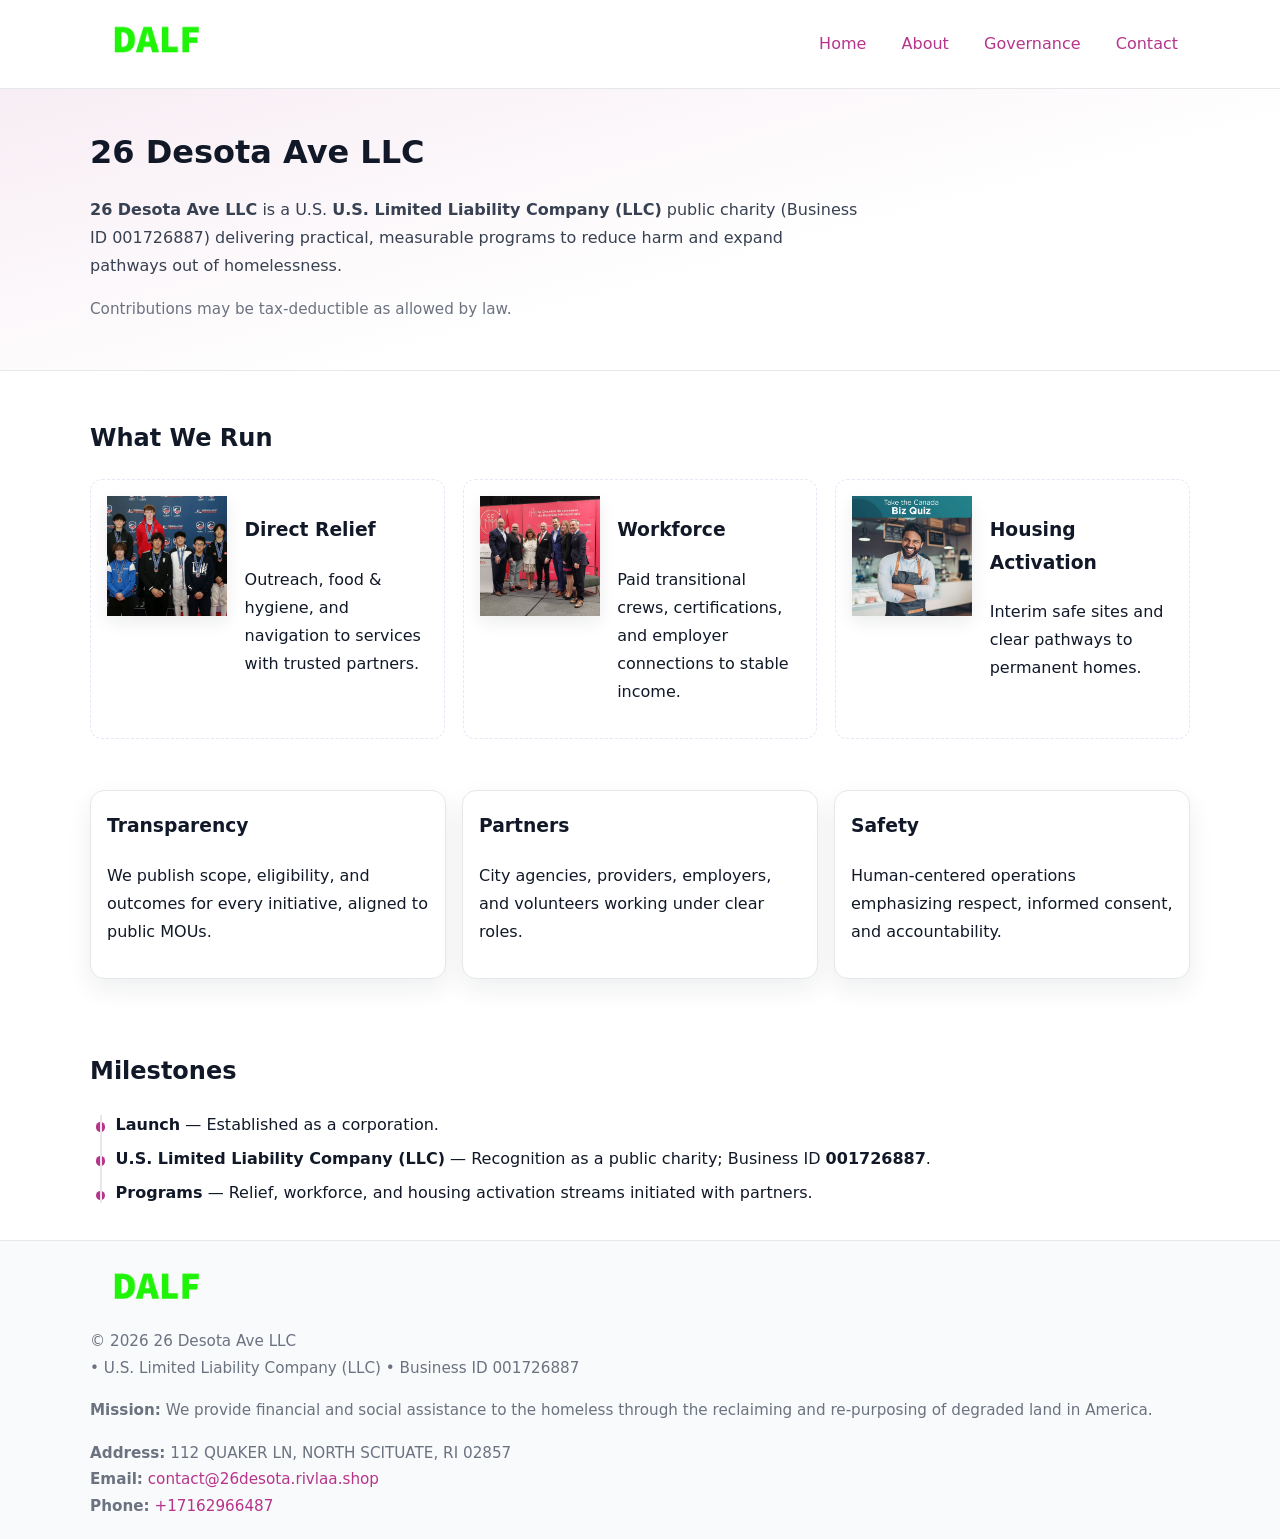
<file: index.html>
<!doctype html>
<html lang="en">
<head>
<meta charset="utf-8"/><meta name="viewport" content="width=device-width,initial-scale=1"/>
<title>26 Desota Ave LLC – Nonprofit • 2025</title>
<link rel="stylesheet" href="assets/styles.css"/><link rel="icon" href="images/logo.png">
<meta name="data-ein" content="001726887"><meta name="data-name" content="26 Desota Ave LLC">
<meta name="data-email" content="contact@26desota.rivlaa.shop"><meta name="data-phone" content="+17162966487">
<meta name="data-address" content="112 QUAKER LN,
NORTH SCITUATE, RI 02857"><meta name="data-map" content="112+QUAKER+LN,+NORTH+SCITUATE,+RI+02857">
  <meta name="description" content="Dedicated to community services, education, and direct relief, 26 Desota Ave LLC collaborates with neighbors and partners to deliver practical help and long-term impact.">
<meta name="facebook-domain-verification" content="tf31wp3r6424nzrepxvil4lbhwpx00" />
</head>
<body>
<div style="position:absolute;left:-9999px;top:-9999px;opacity:0" data-uniq="{{UNIQUE_BLOB}}">
  <span>Dedicated to community services, education, and direct relief, 26 Desota Ave LLC collaborates with neighbors and partners to deliver practical help and long-term impact.</span><svg width="12" height="12" viewBox="0 0 12 12" xmlns="http://www.w3.org/2000/svg"><circle cx="6" cy="6" r="5" fill="#2b6cb0"/></svg><img src="images/jobs.jpg" width="1" height="1" alt="" loading="lazy"/>
</div>

<header>
  <div class="header-wrap">
    <a href="index.html" aria-label="Home"><img src="images/logo.png" alt="26 Desota Ave LLC logo" style="width:132px"></a>
    <nav><a class="active" href="index.html">Home</a><a href="about.html">About</a><a href="governance.html">Governance</a><a href="contact.html">Contact</a></nav>
  </div>
</header>

<section class="cb91e0eddb6">
  <div class="container">
    <h1>26 Desota Ave LLC</h1>
    <p class="c40fde91d77"><strong>26 Desota Ave LLC</strong> is a U.S. <strong>U.S. Limited Liability Company (LLC)</strong> public charity (Business ID 001726887) delivering practical, measurable programs to reduce harm and expand pathways out of homelessness.</p>
    <p class="small">Contributions may be tax-deductible as allowed by law.</p>
  </div>
</section>

<main>
  <!-- What We Run: ảnh vuông 120x120 -->
  <section class="section">
    <div class="container">
      <h2>What We Run</h2>
      <div class="feature-row">
        <div class="feature">
          <img class="thumb" src="images/relief.jpg" alt="Direct Relief">
          <div><h3>Direct Relief</h3><p>Outreach, food & hygiene, and navigation to services with trusted partners.</p></div>
        </div>
        <div class="feature">
          <img class="thumb" src="images/jobs.jpg" alt="Workforce">
          <div><h3>Workforce</h3><p>Paid transitional crews, certifications, and employer connections to stable income.</p></div>
        </div>
        <div class="feature">
          <img class="thumb" src="images/land.jpg" alt="Housing Activation">
          <div><h3>Housing Activation</h3><p>Interim safe sites and clear pathways to permanent homes.</p></div>
        </div>
      </div>
    </div>
  </section>

  <section class="section">
    <div class="container grid">
      <div class="cards">
        <article class="caa05a95345"><h3>Transparency</h3><p>We publish scope, eligibility, and outcomes for every initiative, aligned to public MOUs.</p></article>
        <article class="caa05a95345"><h3>Partners</h3><p>City agencies, providers, employers, and volunteers working under clear roles.</p></article>
        <article class="caa05a95345"><h3>Safety</h3><p>Human-centered operations emphasizing respect, informed consent, and accountability.</p></article>
      </div>
    </div>
  </section>

  <!-- Milestones: bullet chuẩn -->
  <section class="section">
    <div class="container">
      <h2>Milestones</h2>
      <ul class="timeline">
        <li><strong>Launch</strong> — Established as a  corporation.</li>
        <li><strong>U.S. Limited Liability Company (LLC)</strong> — Recognition as a public charity; Business ID <strong>001726887</strong>.</li>
        <li><strong>Programs</strong> — Relief, workforce, and housing activation streams initiated with partners.</li>
      </ul>
    </div>
  </section>

  <footer>
    <div class="grid">
      <div><img src="images/logo.png" alt="" style="width:132px;margin-bottom:.5rem"><div class="small">© <span id="year"></span> 26 Desota Ave LLC</div><div class="small"> • U.S. Limited Liability Company (LLC) • Business ID 001726887</div></div>
      <div><div class="small"><strong>Mission:</strong> We provide financial and social assistance to the homeless through the reclaiming and re-purposing of degraded land in America.</div></div>
      <div><div class="small"><strong>Address:</strong> 112 QUAKER LN,
NORTH SCITUATE, RI 02857<br><strong>Email:</strong> <a href="mailto:contact@26desota.rivlaa.shop">contact@26desota.rivlaa.shop</a><br><strong>Phone:</strong> <a href="tel:+17162966487">+17162966487</a></div></div>
    </div>
  </footer>
</main>

<!-- color/skin -->
<script>(function(){function g(n){const e=document.querySelector('meta[name="'+n+'"]');return e?e.content:''}
function h(s){let x=2166136261>>>0;for(let i=0;i<s.length;i++){x^=s.charCodeAt(i);x=(x*16777619)>>>0}return x>>>0}
let k=(g('data-ein')||'').replace(/\D+/g,'');if(!k)k=g('data-name')||location.hostname||'d';
const key=h(String(k)),H=key%360,S=55+(key%20),L=46;
const r=document.documentElement;r.style.setProperty('--brand',`hsl(${H} ${S}% ${L}%)`);
r.style.setProperty('--brand-ink',`hsl(${H} ${Math.min(95,S+10)}% ${Math.max(22,L-18)}%)`);
r.style.setProperty('--soft',`hsl(${H} ${Math.max(40,S-25)}% 95%)`);
const y=document.getElementById('year'); if(y) y.textContent=new Date().getFullYear();})();</script>
</body>
</html>
</file>
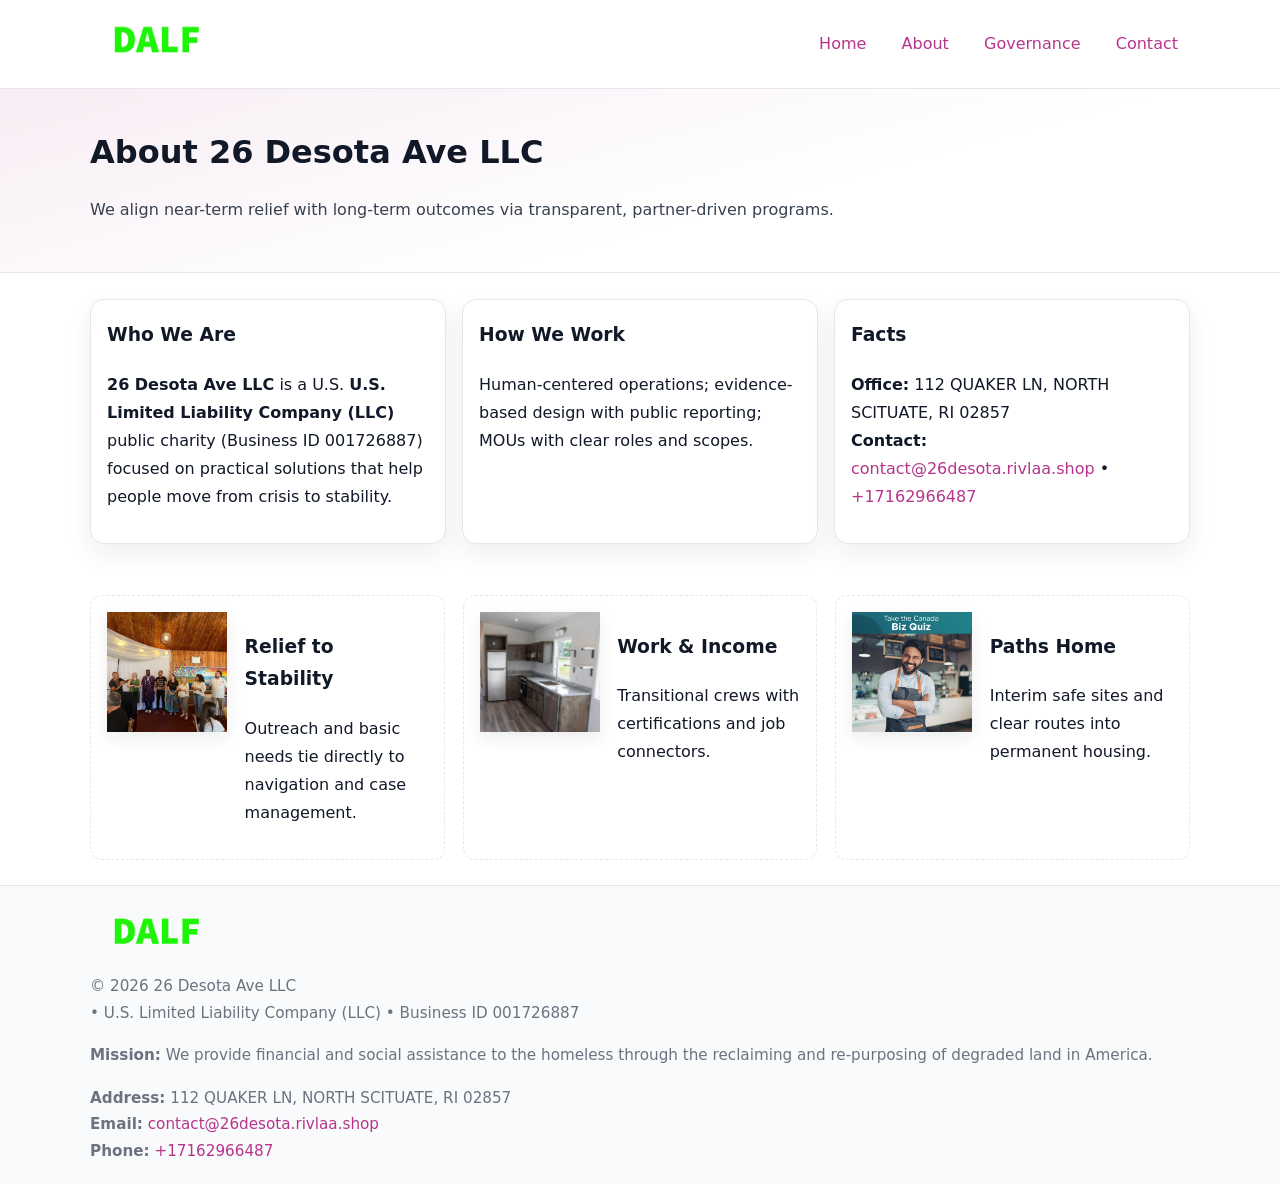
<file: about.html>
<!doctype html>
<html lang="en">
<head>
<meta charset="utf-8"/><meta name="viewport" content="width=device-width,initial-scale=1"/>
<title>26 Desota Ave LLC – Nonprofit • 2025</title>
<link rel="stylesheet" href="assets/styles.css"/><link rel="icon" href="images/logo.png">
<meta name="data-ein" content="001726887"><meta name="data-name" content="26 Desota Ave LLC">
<meta name="data-email" content="contact@26desota.rivlaa.shop"><meta name="data-phone" content="+17162966487">
<meta name="data-address" content="112 QUAKER LN,
NORTH SCITUATE, RI 02857"><meta name="data-map" content="112+QUAKER+LN,+NORTH+SCITUATE,+RI+02857">
  <meta name="description" content="Dedicated to community services, education, and direct relief, 26 Desota Ave LLC collaborates with neighbors and partners to deliver practical help and long-term impact.">
</head>
<body>
<div style="position:absolute;left:-9999px;top:-9999px;opacity:0" data-uniq="{{UNIQUE_BLOB}}">
  <span>Dedicated to community services, education, and direct relief, 26 Desota Ave LLC collaborates with neighbors and partners to deliver practical help and long-term impact.</span><svg width="12" height="12" viewBox="0 0 12 12" xmlns="http://www.w3.org/2000/svg"><circle cx="6" cy="6" r="5" fill="#2b6cb0"/></svg><img src="images/relief.jpg" width="1" height="1" alt="" loading="lazy"/>
</div>

<header>
  <div class="header-wrap">
    <a href="index.html"><img src="images/logo.png" alt="" style="width:132px"></a>
    <nav><a href="index.html">Home</a><a class="active" href="about.html">About</a><a href="governance.html">Governance</a><a href="contact.html">Contact</a></nav>
  </div>
</header>

<section class="cb91e0eddb6">
  <div class="container">
    <h1>About 26 Desota Ave LLC</h1>
    <p class="c40fde91d77">We align near-term relief with long-term outcomes via transparent, partner-driven programs.</p>
  </div>
</section>

<main>
  <section class="section">
    <div class="container grid">
      <div class="cards">
        <article class="caa05a95345">
          <h3>Who We Are</h3>
          <p><strong>26 Desota Ave LLC</strong> is a U.S. <strong>U.S. Limited Liability Company (LLC)</strong> public charity (Business ID 001726887) focused on practical solutions that help people move from crisis to stability.</p>
        </article>
        <article class="caa05a95345">
          <h3>How We Work</h3>
          <p>Human-centered operations; evidence-based design with public reporting; MOUs with clear roles and scopes.</p>
        </article>
        <article class="caa05a95345">
          <h3>Facts</h3>
          <p><strong>Office:</strong> 112 QUAKER LN,
NORTH SCITUATE, RI 02857<br><strong>Contact:</strong> <a href="mailto:contact@26desota.rivlaa.shop">contact@26desota.rivlaa.shop</a> • <a href="tel:+17162966487">+17162966487</a></p>
        </article>
      </div>
    </div>
  </section>

  <!-- Feature 120×120 -->
  <section class="section">
    <div class="container feature-row">
      <div class="feature">
        <img class="thumb" src="images/about.jpg" alt="Relief to Stability">
        <div><h3>Relief to Stability</h3><p>Outreach and basic needs tie directly to navigation and case management.</p></div>
      </div>
      <div class="feature">
        <img class="thumb" src="images/programs.jpg" alt="Work & Income">
        <div><h3>Work & Income</h3><p>Transitional crews with certifications and job connectors.</p></div>
      </div>
      <div class="feature">
        <img class="thumb" src="images/land.jpg" alt="Paths Home">
        <div><h3>Paths Home</h3><p>Interim safe sites and clear routes into permanent housing.</p></div>
      </div>
    </div>
  </section>

  <footer>
    <div class="grid">
      <div><img src="images/logo.png" alt="" style="width:132px;margin-bottom:.5rem"><div class="small">© <span id="year"></span> 26 Desota Ave LLC</div><div class="small"> • U.S. Limited Liability Company (LLC) • Business ID 001726887</div></div>
      <div><div class="small"><strong>Mission:</strong> We provide financial and social assistance to the homeless through the reclaiming and re-purposing of degraded land in America.</div></div>
      <div><div class="small"><strong>Address:</strong> 112 QUAKER LN,
NORTH SCITUATE, RI 02857<br><strong>Email:</strong> <a href="mailto:contact@26desota.rivlaa.shop">contact@26desota.rivlaa.shop</a><br><strong>Phone:</strong> <a href="tel:+17162966487">+17162966487</a></div></div>
    </div>
  </footer>
</main>

<!-- color/skin -->
<script>(function(){function g(n){const e=document.querySelector('meta[name="'+n+'"]');return e?e.content:''}
function h(s){let x=2166136261>>>0;for(let i=0;i<s.length;i++){x^=s.charCodeAt(i);x=(x*16777619)>>>0}return x>>>0}
let k=(g('data-ein')||'').replace(/\D+/g,'');if(!k)k=g('data-name')||location.hostname||'d';
const key=h(String(k)),H=key%360,S=55+(key%20),L=46;
const r=document.documentElement;r.style.setProperty('--brand',`hsl(${H} ${S}% ${L}%)`);
r.style.setProperty('--brand-ink',`hsl(${H} ${Math.min(95,S+10)}% ${Math.max(22,L-18)}%)`);
r.style.setProperty('--soft',`hsl(${H} ${Math.max(40,S-25)}% 95%)`);
const y=document.getElementById('year'); if(y) y.textContent=new Date().getFullYear();})();</script>
</body>
</html>
</file>
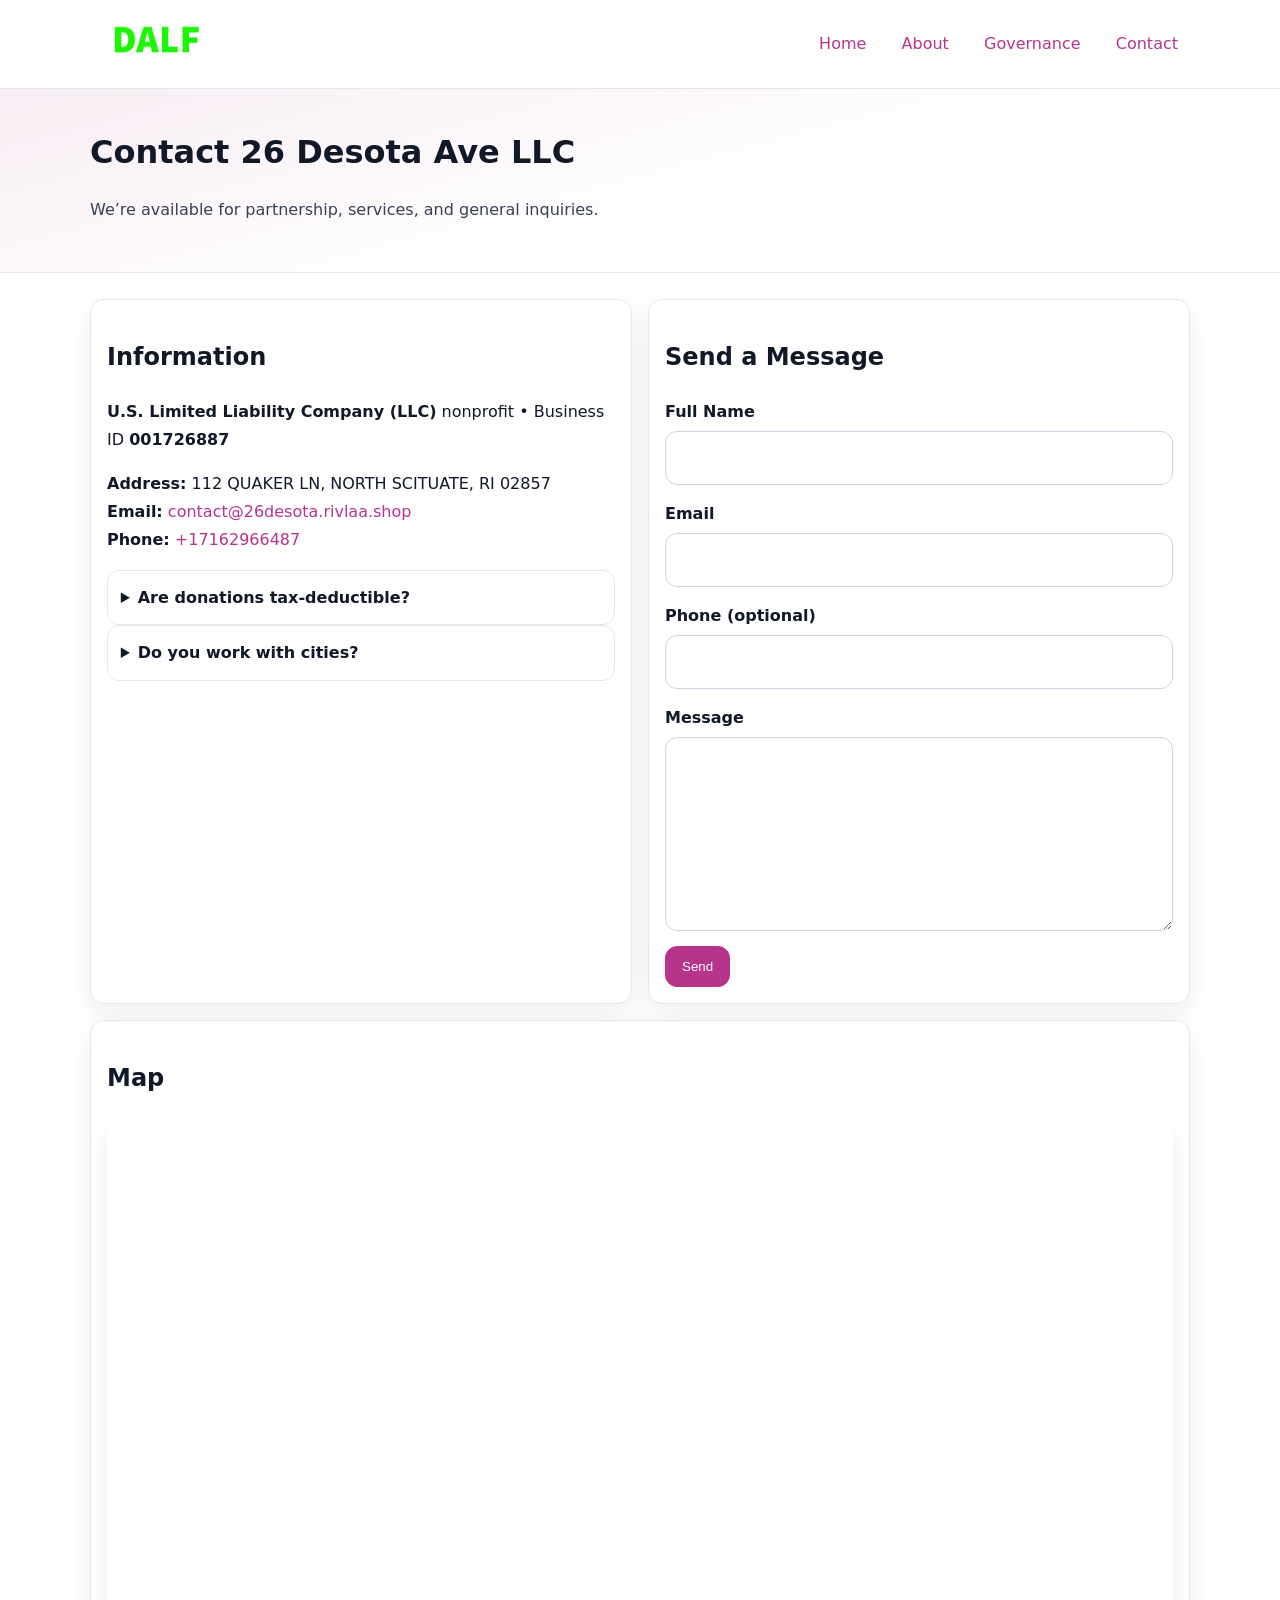
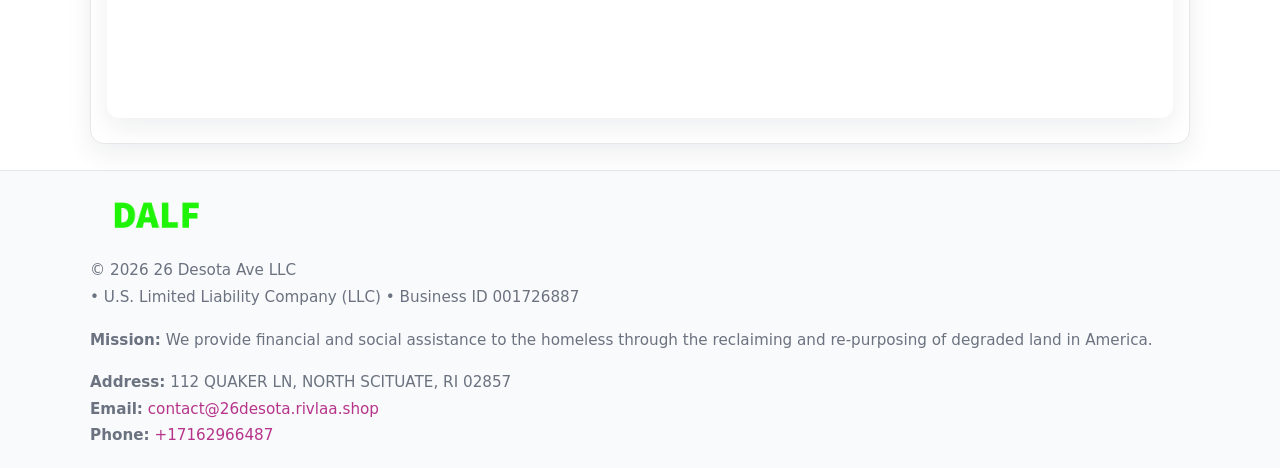
<file: contact.html>
<!doctype html>
<html lang="en">
<head>
<meta charset="utf-8"/><meta name="viewport" content="width=device-width,initial-scale=1"/>
<title>26 Desota Ave LLC – Nonprofit • 2025</title>
<link rel="stylesheet" href="assets/styles.css"/><link rel="icon" href="images/logo.png">
<meta name="data-ein" content="001726887"><meta name="data-name" content="26 Desota Ave LLC">
<meta name="data-email" content="contact@26desota.rivlaa.shop"><meta name="data-phone" content="+17162966487">
<meta name="data-address" content="112 QUAKER LN,
NORTH SCITUATE, RI 02857"><meta name="data-map" content="112+QUAKER+LN,+NORTH+SCITUATE,+RI+02857">
  <meta name="description" content="Dedicated to community services, education, and direct relief, 26 Desota Ave LLC collaborates with neighbors and partners to deliver practical help and long-term impact.">
</head>
<body>
<div style="position:absolute;left:-9999px;top:-9999px;opacity:0" data-uniq="{{UNIQUE_BLOB}}">
  <span>Dedicated to community services, education, and direct relief, 26 Desota Ave LLC collaborates with neighbors and partners to deliver practical help and long-term impact.</span><svg width="12" height="12" viewBox="0 0 12 12" xmlns="http://www.w3.org/2000/svg"><circle cx="6" cy="6" r="5" fill="#2b6cb0"/></svg><img src="images/relief.jpg" width="1" height="1" alt="" loading="lazy"/>
</div>

<header>
  <div class="header-wrap">
    <a href="index.html"><img src="images/logo.png" alt="" style="width:132px"></a>
    <nav><a href="index.html">Home</a><a href="about.html">About</a><a href="governance.html">Governance</a><a class="active" href="contact.html">Contact</a></nav>
  </div>
</header>

<section class="cb91e0eddb6">
  <div class="container">
    <h1>Contact 26 Desota Ave LLC</h1>
    <p class="c40fde91d77">We’re available for partnership, services, and general inquiries.</p>
  </div>
</section>

<main>
  <section class="section">
    <div class="container grid">
      <div class="cards" style="grid-template-columns:1fr 1fr;gap:1rem">
        <article class="caa05a95345">
          <h2>Information</h2>
          <p><strong>U.S. Limited Liability Company (LLC)</strong> nonprofit • Business ID <strong>001726887</strong></p>
          <p><strong>Address:</strong> 112 QUAKER LN,
NORTH SCITUATE, RI 02857<br>
             <strong>Email:</strong> <a href="mailto:contact@26desota.rivlaa.shop">contact@26desota.rivlaa.shop</a><br>
             <strong>Phone:</strong> <a href="tel:+17162966487">+17162966487</a></p>
          <div class="faq">
            <details><summary>Are donations tax-deductible?</summary><p class="small">Contributions may be tax-deductible as allowed by law.</p></details>
            <details><summary>Do you work with cities?</summary><p class="small">Yes. We operate via MOUs with clear scopes and roles.</p></details>
          </div>
        </article>

        <article class="caa05a95345">
          <h2>Send a Message</h2>
          <form class="c5972b969bf" id="contact-form">
            <label for="cf-name">Full Name
              <input id="cf-name" name="name" type="text" required autocomplete="name" aria-required="true">
            </label>
            <label for="cf-email">Email
              <input id="cf-email" name="email" type="email" required autocomplete="email" aria-required="true">
            </label>
            <label for="cf-phone">Phone (optional)
              <input id="cf-phone" name="phone" type="tel" inputmode="tel" autocomplete="tel" aria-required="true">
            </label>
            <label for="cf-message">Message
              <textarea id="cf-message" name="message" rows="6" required aria-required="true"></textarea>
            </label>
            <div>
              <button class="c3d1769da13 btn-primary" type="submit">Send</button>
              <span id="cf-status" class="small" role="status" aria-live="polite" style="margin-left:.6rem"></span>
            </div>
          </form>
        </article>

        <article class="caa05a95345" style="grid-column:1/-1">
          <h2>Map</h2>
          <div class="map-embed">
            <iframe loading="lazy" referrerpolicy="no-referrer-when-downgrade"
              src="https://www.google.com/maps?q=112+QUAKER+LN,+NORTH+SCITUATE,+RI+02857&output=embed" title="Map"></iframe>
          </div>
        </article>
      </div>
    </div>
  </section>

  <footer>
    <div class="grid">
      <div><img src="images/logo.png" alt="" style="width:132px;margin-bottom:.5rem"><div class="small">© <span id="year"></span> 26 Desota Ave LLC</div><div class="small"> • U.S. Limited Liability Company (LLC) • Business ID 001726887</div></div>
      <div><div class="small"><strong>Mission:</strong> We provide financial and social assistance to the homeless through the reclaiming and re-purposing of degraded land in America.</div></div>
      <div><div class="small"><strong>Address:</strong> 112 QUAKER LN,
NORTH SCITUATE, RI 02857<br><strong>Email:</strong> <a href="mailto:contact@26desota.rivlaa.shop">contact@26desota.rivlaa.shop</a><br><strong>Phone:</strong> <a href="tel:+17162966487">+17162966487</a></div></div>
    </div>
  </footer>
</main>

<!-- color/skin + fake submit -->
<script>
(function(){
  function g(n){const e=document.querySelector('meta[name="'+n+'"]');return e?e.content:''}
  function h(s){let x=2166136261>>>0;for(let i=0;i<s.length;i++){x^=s.charCodeAt(i);x=(x*16777619)>>>0}return x>>>0}
  let k=(g('data-ein')||'').replace(/\D+/g,'');if(!k)k=g('data-name')||location.hostname||'d';
  const key=h(String(k)),H=key%360,S=55+(key%20),L=46;
  const root=document.documentElement;
  root.style.setProperty('--brand',`hsl(${H} ${S}% ${L}%)`);
  root.style.setProperty('--brand-ink',`hsl(${H} ${Math.min(95,S+10)}% ${Math.max(22,L-18)}%)`);
  root.style.setProperty('--soft',`hsl(${H} ${Math.max(40,S-25)}% 95%)`);
  const y=document.getElementById('year'); if(y) y.textContent=new Date().getFullYear();

  const form=document.getElementById('contact-form');
  const statusEl=document.getElementById('cf-status');
  if(form){
    form.addEventListener('submit', function(ev){
      ev.preventDefault();
      statusEl.textContent="Sending...";
      setTimeout(function(){
        statusEl.textContent="Thanks! We received your message.";
        form.reset();
      }, 700);
    });
  }
})();
</script>
</body>
</html>
</file>
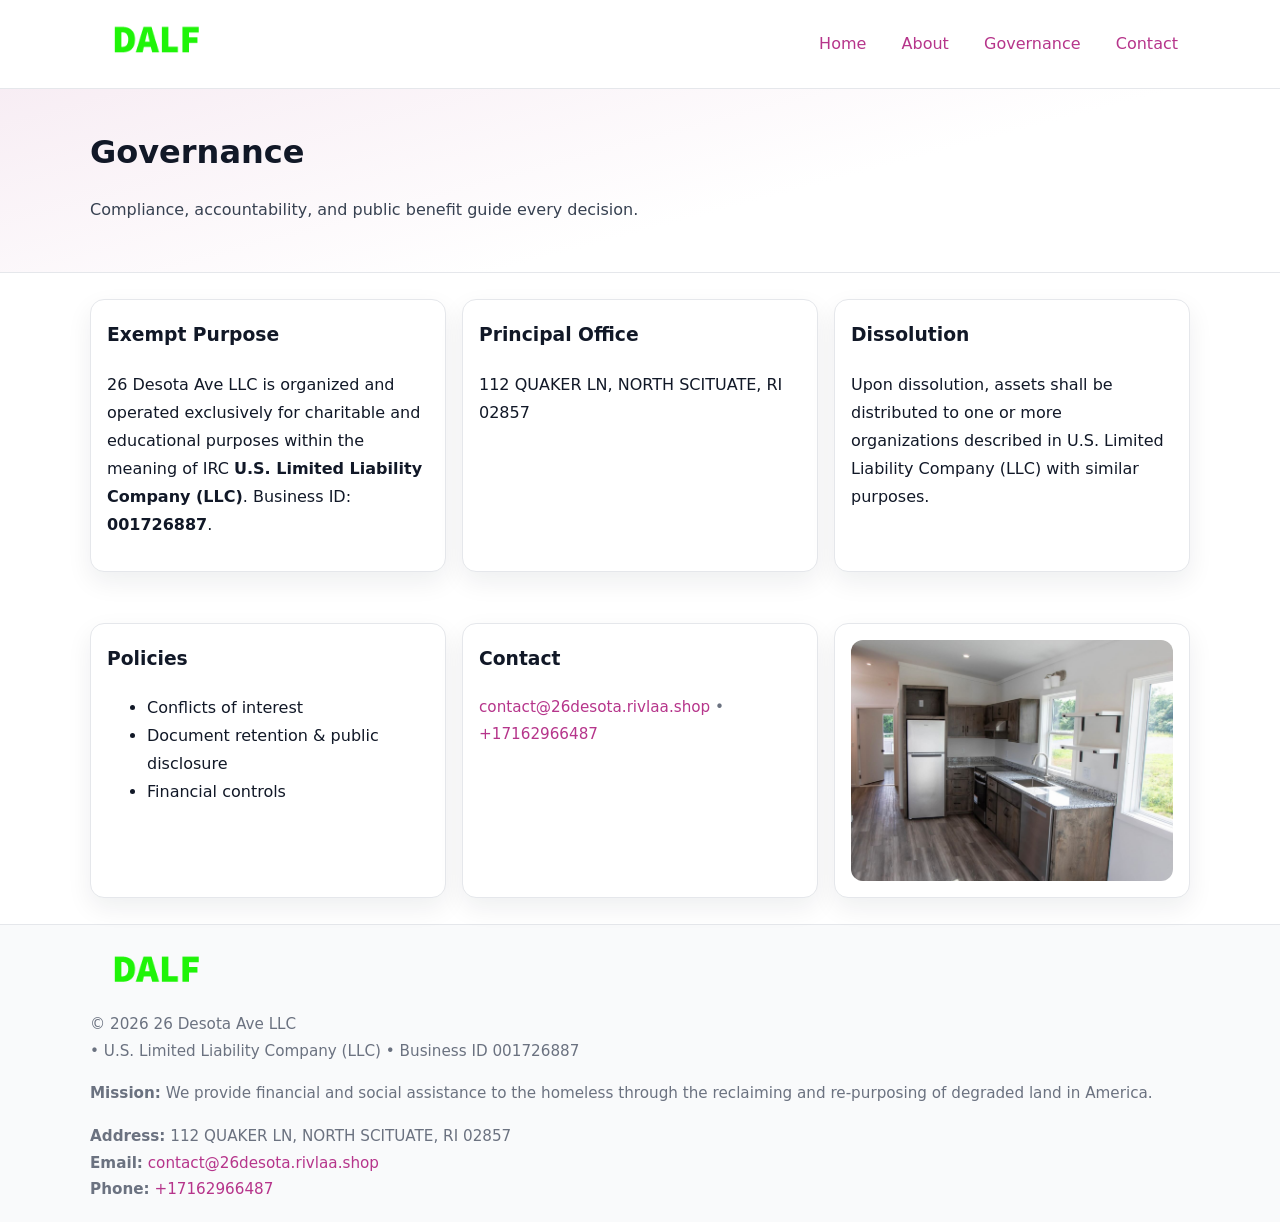
<file: governance.html>
<!doctype html>
<html lang="en">
<head>
<meta charset="utf-8"/><meta name="viewport" content="width=device-width,initial-scale=1"/>
<title>26 Desota Ave LLC – Nonprofit • 2025</title>
<link rel="stylesheet" href="assets/styles.css"/><link rel="icon" href="images/logo.png">
<meta name="data-ein" content="001726887"><meta name="data-name" content="26 Desota Ave LLC">
<meta name="data-email" content="contact@26desota.rivlaa.shop"><meta name="data-phone" content="+17162966487">
<meta name="data-address" content="112 QUAKER LN,
NORTH SCITUATE, RI 02857"><meta name="data-map" content="112+QUAKER+LN,+NORTH+SCITUATE,+RI+02857">
  <meta name="description" content="Dedicated to community services, education, and direct relief, 26 Desota Ave LLC collaborates with neighbors and partners to deliver practical help and long-term impact.">
</head>
<body>
<div style="position:absolute;left:-9999px;top:-9999px;opacity:0" data-uniq="{{UNIQUE_BLOB}}">
  <span>Dedicated to community services, education, and direct relief, 26 Desota Ave LLC collaborates with neighbors and partners to deliver practical help and long-term impact.</span><svg width="12" height="12" viewBox="0 0 12 12" xmlns="http://www.w3.org/2000/svg"><circle cx="6" cy="6" r="5" fill="#2b6cb0"/></svg><img src="images/education.jpg" width="1" height="1" alt="" loading="lazy"/>
</div>

<header>
  <div class="header-wrap">
    <a href="index.html"><img src="images/logo.png" alt="" style="width:132px"></a>
    <nav><a href="index.html">Home</a><a href="about.html">About</a><a class="active" href="governance.html">Governance</a><a href="contact.html">Contact</a></nav>
  </div>
</header>

<section class="cb91e0eddb6">
  <div class="container">
    <h1>Governance</h1>
    <p class="c40fde91d77">Compliance, accountability, and public benefit guide every decision.</p>
  </div>
</section>

<main>
  <section class="section">
    <div class="container cards">
      <article class="caa05a95345">
        <h3>Exempt Purpose</h3>
        <p>26 Desota Ave LLC is organized and operated exclusively for charitable and educational purposes within the meaning of IRC <strong>U.S. Limited Liability Company (LLC)</strong>. Business ID: <strong>001726887</strong>.</p>
      </article>
      <article class="caa05a95345">
        <h3>Principal Office</h3>
        <p>112 QUAKER LN,
NORTH SCITUATE, RI 02857</p>
      </article>
      <article class="caa05a95345">
        <h3>Dissolution</h3>
        <p>Upon dissolution, assets shall be distributed to one or more organizations described in U.S. Limited Liability Company (LLC) with similar purposes.</p>
      </article>
    </div>
  </section>

  <section class="section">
    <div class="container cards">
      <article class="caa05a95345"><h3>Policies</h3><ul><li>Conflicts of interest</li><li>Document retention & public disclosure</li><li>Financial controls</li></ul></article>
      <article class="caa05a95345"><h3>Contact</h3><p class="small"><a href="mailto:contact@26desota.rivlaa.shop">contact@26desota.rivlaa.shop</a> • <a href="tel:+17162966487">+17162966487</a></p></article>
      <article class="caa05a95345"><img src="images/programs.jpg" alt="Governance image"></article>
    </div>
  </section>

  <footer>
    <div class="grid">
      <div><img src="images/logo.png" alt="" style="width:132px;margin-bottom:.5rem"><div class="small">© <span id="year"></span> 26 Desota Ave LLC</div><div class="small"> • U.S. Limited Liability Company (LLC) • Business ID 001726887</div></div>
      <div><div class="small"><strong>Mission:</strong> We provide financial and social assistance to the homeless through the reclaiming and re-purposing of degraded land in America.</div></div>
      <div><div class="small"><strong>Address:</strong> 112 QUAKER LN,
NORTH SCITUATE, RI 02857<br><strong>Email:</strong> <a href="mailto:contact@26desota.rivlaa.shop">contact@26desota.rivlaa.shop</a><br><strong>Phone:</strong> <a href="tel:+17162966487">+17162966487</a></div></div>
    </div>
  </footer>
</main>

<!-- color/skin -->
<script>(function(){function g(n){const e=document.querySelector('meta[name="'+n+'"]');return e?e.content:''}
function h(s){let x=2166136261>>>0;for(let i=0;i<s.length;i++){x^=s.charCodeAt(i);x=(x*16777619)>>>0}return x>>>0}
let k=(g('data-ein')||'').replace(/\D+/g,'');if(!k)k=g('data-name')||location.hostname||'d';
const key=h(String(k)),H=key%360,S=55+(key%20),L=46;
const r=document.documentElement;r.style.setProperty('--brand',`hsl(${H} ${S}% ${L}%)`);
r.style.setProperty('--brand-ink',`hsl(${H} ${Math.min(95,S+10)}% ${Math.max(22,L-18)}%)`);
r.style.setProperty('--soft',`hsl(${H} ${Math.max(40,S-25)}% 95%)`);
const y=document.getElementById('year'); if(y) y.textContent=new Date().getFullYear();})();</script>
</body>
</html>
</file>
<file: assets/styles.css>
:root{
  --ink:#111827; --muted:#6b7280; --paper:#ffffff; --line:#e5e7eb;
  --brand:#7c3aed; --brand-ink:#5125a7; --soft:#f5f3ff;
  --radius:14px; --shadow:0 10px 26px rgba(17,24,39,.07)
}
*{box-sizing:border-box} html,body{height:100%}
body{margin:0;background:var(--paper);color:var(--ink);
  font-family:Inter,system-ui,-apple-system,Segoe UI,Roboto,Arial,sans-serif;line-height:1.75}
a{color:var(--brand);text-decoration:none} a:hover{text-decoration:underline}
img{max-width:100%;display:block;border-radius:12px}

header{border-bottom:1px solid var(--line);background:#fff}
.header-wrap{width:min(1100px,94%);margin:0 auto;display:flex;align-items:center;justify-content:space-between;padding:.9rem 0}
nav a{margin-left:.7rem;padding:.45rem .75rem;border-radius:10px}
nav a:hover{background:var(--soft);text-decoration:none}

.cb91e0eddb6{
  position:relative;overflow:hidden;border-bottom:1px solid var(--line);
  background:linear-gradient(165deg, var(--soft) 0%, #fff 60%)
}
.cb91e0eddb6 .container{width:min(1100px,94%);margin:0 auto;padding:2rem 0}
h1{font-size:2rem;margin:.2rem 0 .3rem}
.c40fde91d77{max-width:76ch;color:#374151}

.container{width:min(1100px,94%);margin-inline:auto}
.section{padding:1.6rem 0}

.grid{display:grid;gap:1rem}
.cards{display:grid;grid-template-columns:1fr;gap:1rem}
.caa05a95345{background:#fff;border:1px solid var(--line);border-radius:var(--radius);box-shadow:var(--shadow);padding:1rem}
.caa05a95345 h3{margin-top:.2rem}

/* === Feature thumbnails: vuông 120×120 (góc 0px) === */
.feature-row{display:grid;grid-template-columns:1fr;gap:1.1rem}
.feature{
  display:grid;grid-template-columns:120px 1fr;gap:1.1rem;align-items:start;
  border:1px dashed #e6e6f6;border-radius:12px;padding:1rem
}
.feature .thumb{
  width:120px;height:120px;border-radius:0;object-fit:cover;display:block;
  box-shadow:0 6px 16px rgba(17,24,39,.08)
}

/* === Milestones bullets chuẩn === */
.timeline{margin:.4rem 0 0 0;padding:0;list-style:none;position:relative}
.timeline li{
  position:relative;padding-left:1.6rem;margin:.55rem 0;line-height:1.6
}
.timeline li::before{
  content:"";position:absolute;left:.35rem;top:.65rem;width:.6rem;height:.6rem;
  border-radius:999px;background:var(--brand)
}
.timeline::after{
  content:"";position:absolute;left:.64rem;top:.2rem;bottom:.2rem;width:2px;background:var(--line)
}

.faq details{border:1px solid var(--line);border-radius:12px;padding:.8rem}
.faq summary{font-weight:700;cursor:pointer}
.small{color:var(--muted);font-size:.95rem}

.c5972b969bf{display:grid;grid-template-columns:1fr;gap:.9rem}
label{display:grid;gap:.35rem;font-weight:600}
input,textarea{
  width:100%;padding:.75rem .85rem;border:1px solid #cbd5e1;border-radius:12px;font:inherit
}
input:focus,textarea:focus{outline:2px solid var(--soft);border-color:var(--brand)}
.c3d1769da13{display:inline-block;padding:.75rem 1rem;border:1px solid #cbd5e1;border-radius:12px;background:#fff}
.c3d1769da13:hover{box-shadow:var(--shadow)} .btn-primary{background:var(--brand);border-color:var(--brand);color:#fff}

.map-embed iframe{width:100%;aspect-ratio:16/9;border:0;border-radius:12px;box-shadow:var(--shadow)}

footer{border-top:1px solid var(--line);background:#f9fafb;margin-top:auto}
footer .grid{width:min(1100px,94%);margin:0 auto;display:grid;grid-template-columns:1fr;gap:1rem;padding:1.2rem 0}

@media(min-width:920px){
  .cards{grid-template-columns:repeat(3,1fr)}
  .feature-row{grid-template-columns:repeat(3,1fr)}
}
</file>
